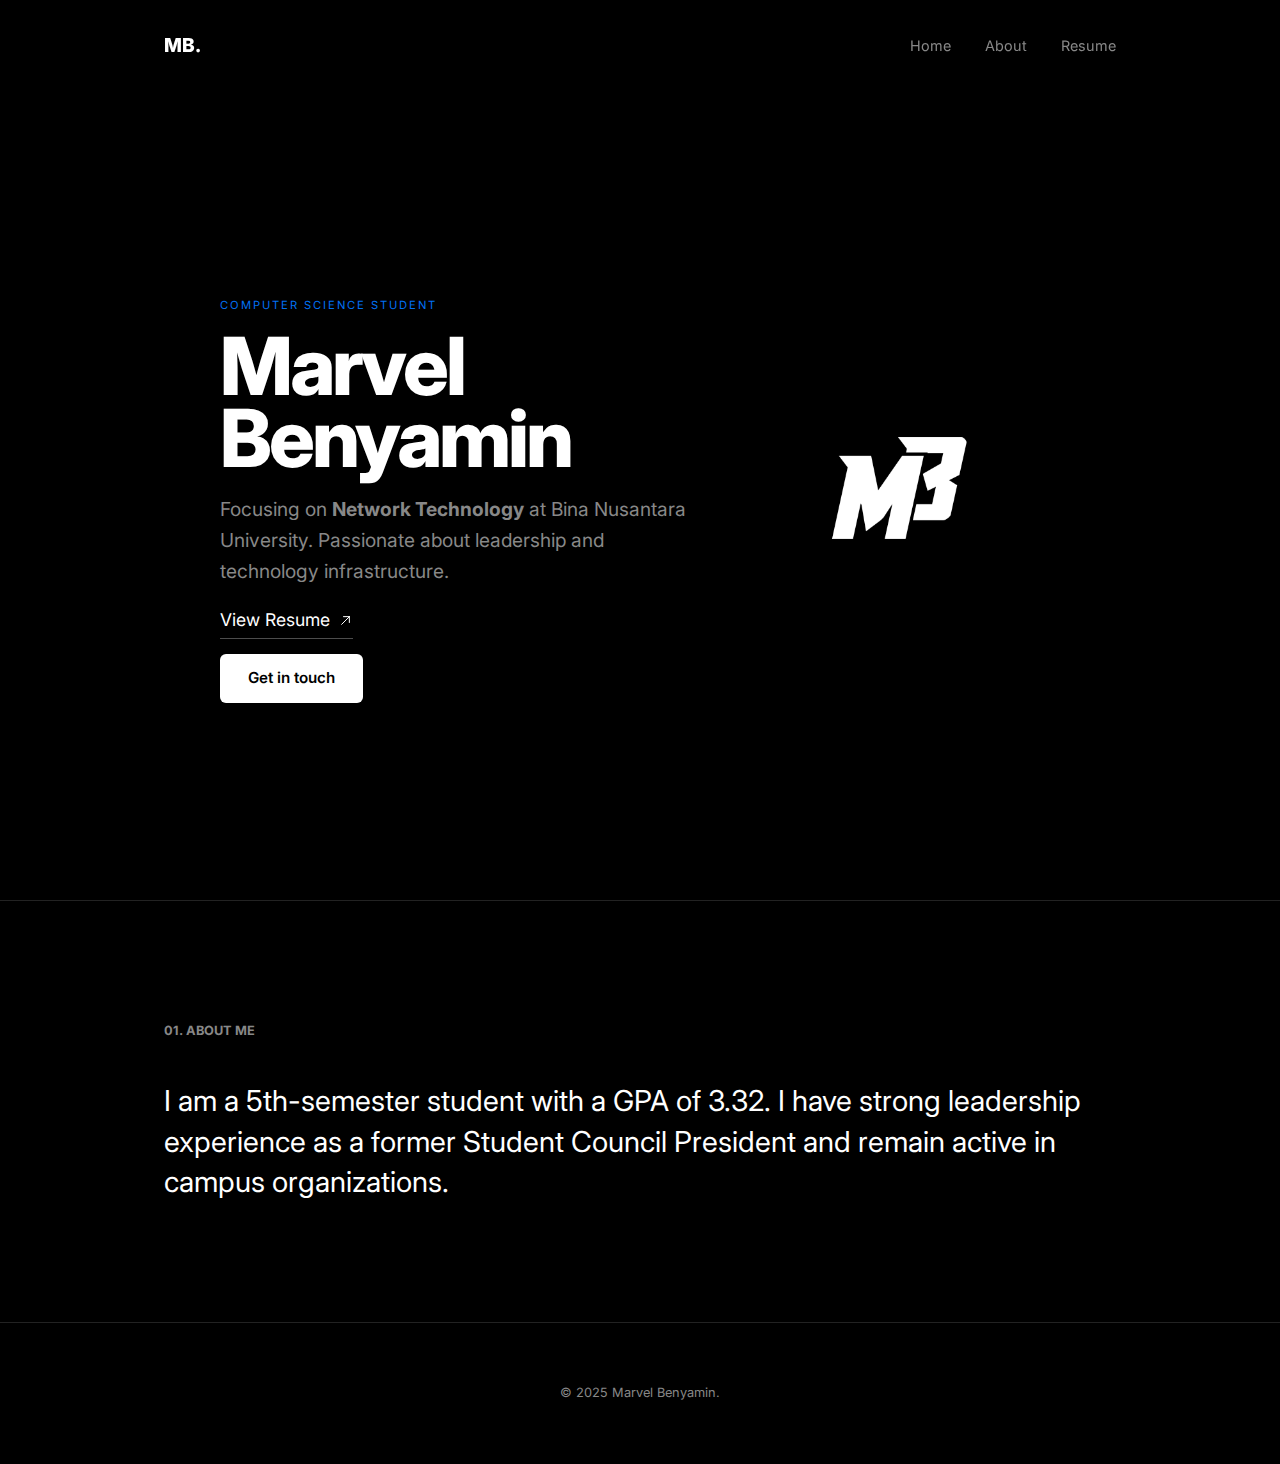
<file: index.html>
<!DOCTYPE html>
<html lang="en">
<head>
    <meta charset="UTF-8">
    <meta name="viewport" content="width=device-width, initial-scale=1.0">
    <title>Marvel Benyamin | Network Technology</title>
    <link rel="preconnect" href="https://fonts.googleapis.com">
    <link rel="preconnect" href="https://fonts.gstatic.com" crossorigin>
    <link href="https://fonts.googleapis.com/css2?family=Inter:wght@400;600;800&display=swap" rel="stylesheet">
    <link rel="stylesheet" href="style.css">
</head>
<body>

    <nav>
        <div class="container nav-flex">
            <a href="#home" class="logo">MB.</a>
            <div class="nav-links">
                <a href="#home">Home</a>
                <a href="#about">About</a>
                <a href="resume.html">Resume</a>
            </div>
        </div>
    </nav>

    <section id="home" class="hero">
        <div class="container hero-grid">
            <div class="hero-text">
                <span class="badge">Computer Science Student</span>
                <h1>Marvel <br> Benyamin</h1>
                <p>Focusing on <strong>Network Technology</strong> at Bina Nusantara University. Passionate about leadership and technology infrastructure.</p>
                
                <div class="cta-vertical">
                    <a href="resume.html" class="btn-resume-hero">
                        <span>View Resume</span>
                        <svg width="15" height="15" viewBox="0 0 15 15" fill="none" xmlns="http://www.w3.org/2000/svg"><path d="M3.64645 11.3536L11.3536 3.64645M11.3536 3.64645H5.5M11.3536 3.64645V9.5" stroke="currentColor" stroke-linecap="round" stroke-linejoin="round"/></svg>
                    </a>
                    <a href="mailto:marvel.benyamin@binus.ac.id" class="btn-main">Get in touch</a>
                </div>
            </div>
            <div class="hero-img-wrapper">
                <img src="profile.png" alt="Marvel Benyamin" class="profile-img">
            </div>
        </div>
    </section>

    <section id="about" class="about">
        <div class="container">
            <h2 class="section-label">01. About Me</h2>
            <div class="about-content">
                <p>I am a 5th-semester student with a GPA of 3.32. I have strong leadership experience as a former Student Council President and remain active in campus organizations.</p>
            </div>
        </div>
    </section>

    <footer>
        <div class="container">
            <p>© 2025 Marvel Benyamin.</p>
        </div>
    </footer>

</body>
</html>
</file>
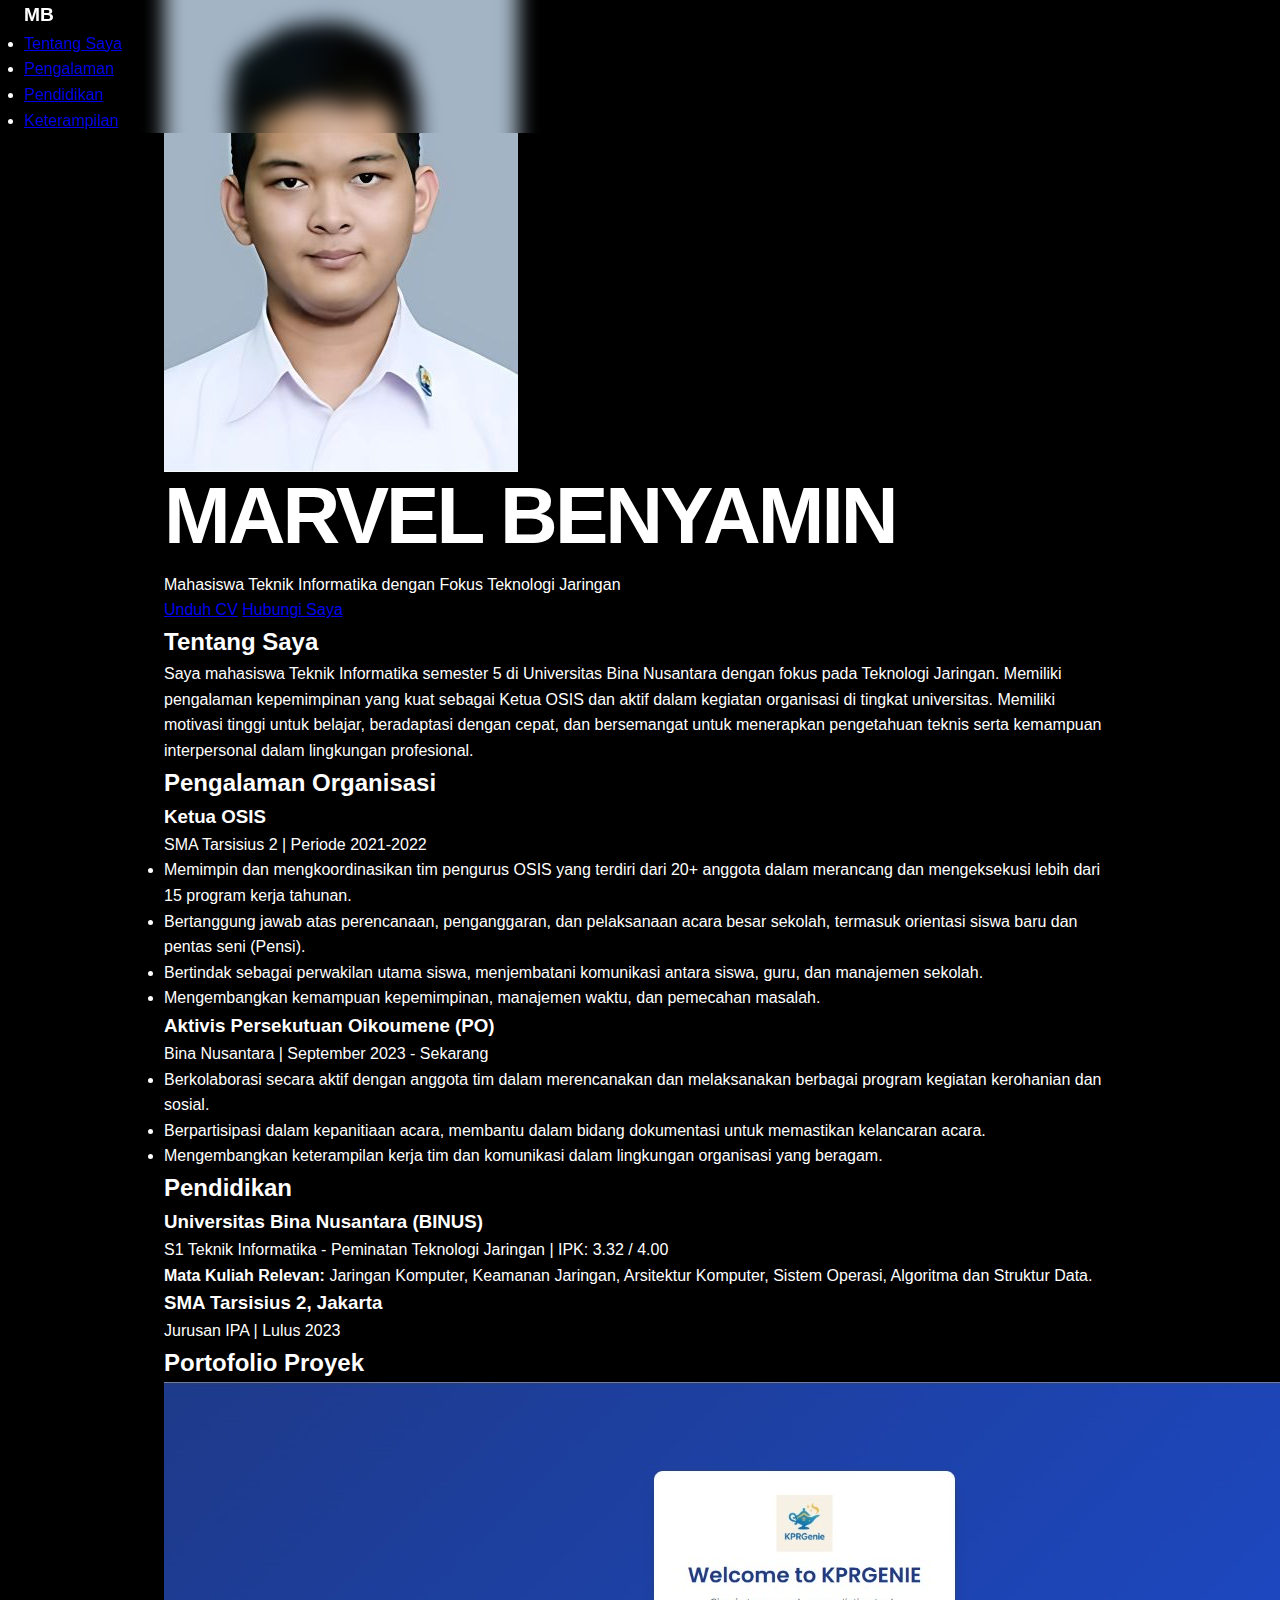
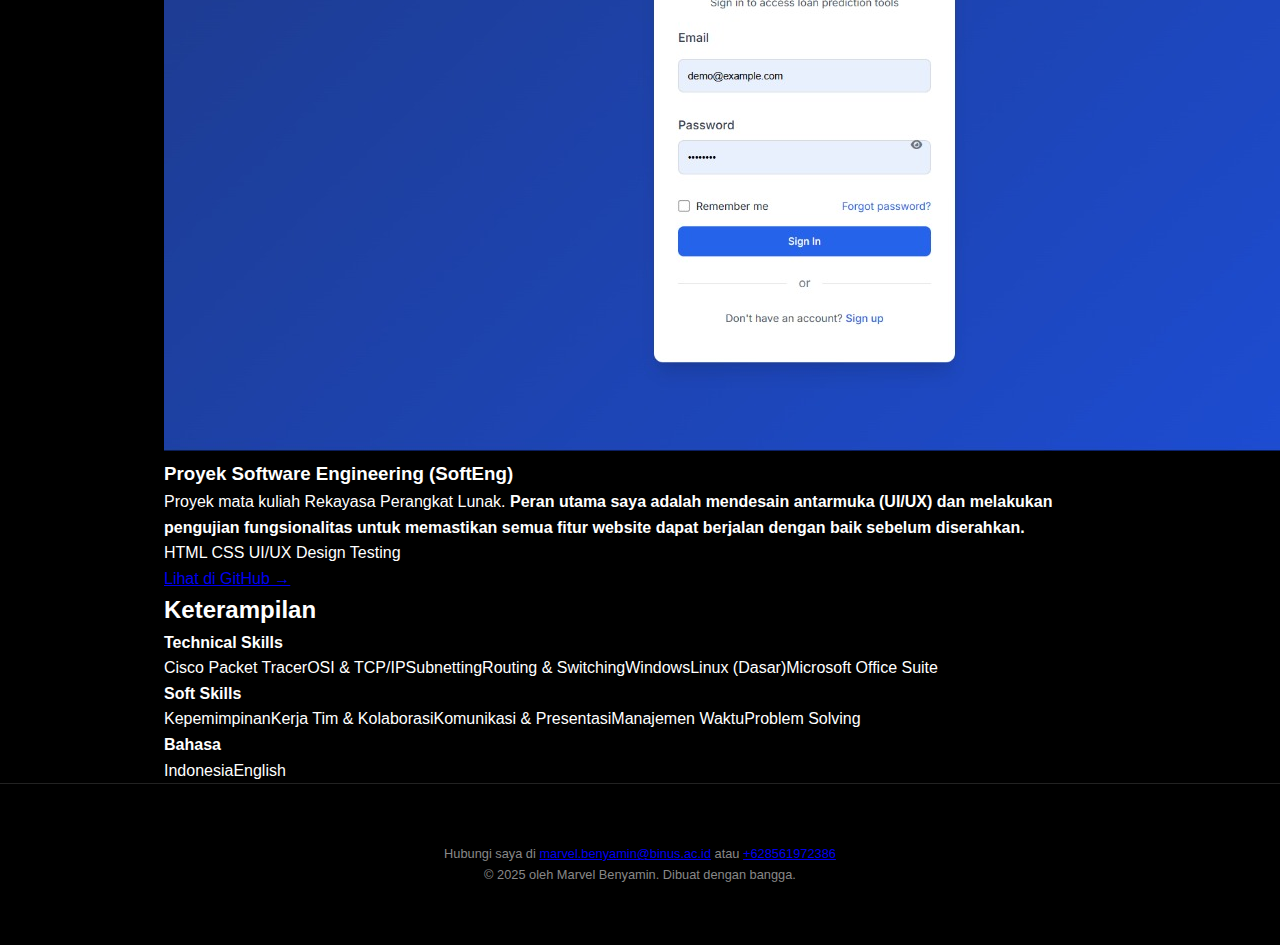
<file: indedx.html>
<!DOCTYPE html>
<html lang="id">
<head>
    <meta charset="UTF-8">
    <meta name="viewport" content="width=device-width, initial-scale=1.0">
    <title>Marvel Benyamin | Portofolio</title>
    <link rel="stylesheet" href="style.css">
    <link rel="preconnect" href="https://fonts.googleapis.com">
    <link rel="preconnect" href="https://fonts.gstatic.com" crossorigin>
    <link href="https://fonts.googleapis.com/css2?family=Poppins:wght@400;600;700&display=swap" rel="stylesheet">
</head>
<body>

    <header>
        <nav class="container">
            <a href="#" class="logo">MB</a>
            <ul>
                <li><a href="#about">Tentang Saya</a></li>
                <li><a href="#experience">Pengalaman</a></li>
                <li><a href="#education">Pendidikan</a></li>
                <li><a href="#skills">Keterampilan</a></li>
            </ul>
        </nav>
    </header>

    <main>
        <section id="hero">
            <div class="container hero-content">
                <img src="profile.jpg" alt="Foto Marvel Benyamin" class="profile-picture">
                <h1>MARVEL BENYAMIN</h1>
                <p class="subtitle">Mahasiswa Teknik Informatika dengan Fokus Teknologi Jaringan</p>
                <div class="hero-buttons">
                    <a href="Marvel_Benyamin_CV.pdf" class="btn btn-primary" download>Unduh CV</a>
                    <a href="mailto:marvel.benyamin@binus.ac.id" class="btn btn-secondary">Hubungi Saya</a>
                </div>
            </div>
        </section>

        <section id="about" class="container">
            <h2>Tentang Saya</h2>
            <p>
                Saya mahasiswa Teknik Informatika semester 5 di Universitas Bina Nusantara dengan fokus pada Teknologi Jaringan. Memiliki pengalaman kepemimpinan yang kuat sebagai Ketua OSIS dan aktif dalam kegiatan organisasi di tingkat universitas. Memiliki motivasi tinggi untuk belajar, beradaptasi dengan cepat, dan bersemangat untuk menerapkan pengetahuan teknis serta kemampuan interpersonal dalam lingkungan profesional.
            </p>
        </section>

        <section id="experience" class="container">
            <h2>Pengalaman Organisasi</h2>
            <div class="experience-grid">
                <div class="card">
                    <h3>Ketua OSIS</h3>
                    <p class="card-subtitle">SMA Tarsisius 2 | Periode 2021-2022</p>
                    <ul>
                        <li>Memimpin dan mengkoordinasikan tim pengurus OSIS yang terdiri dari 20+ anggota dalam merancang dan mengeksekusi lebih dari 15 program kerja tahunan.</li>
                        <li>Bertanggung jawab atas perencanaan, penganggaran, dan pelaksanaan acara besar sekolah, termasuk orientasi siswa baru dan pentas seni (Pensi).</li>
                        <li>Bertindak sebagai perwakilan utama siswa, menjembatani komunikasi antara siswa, guru, dan manajemen sekolah.</li>
                        <li>Mengembangkan kemampuan kepemimpinan, manajemen waktu, dan pemecahan masalah.</li>
                    </ul>
                </div>
                <div class="card">
                    <h3>Aktivis Persekutuan Oikoumene (PO)</h3>
                    <p class="card-subtitle">Bina Nusantara | September 2023 - Sekarang</p>
                    <ul>
                        <li>Berkolaborasi secara aktif dengan anggota tim dalam merencanakan dan melaksanakan berbagai program kegiatan kerohanian dan sosial.</li>
                        <li>Berpartisipasi dalam kepanitiaan acara, membantu dalam bidang dokumentasi untuk memastikan kelancaran acara.</li>
                        <li>Mengembangkan keterampilan kerja tim dan komunikasi dalam lingkungan organisasi yang beragam.</li>
                    </ul>
                </div>
            </div>
        </section>

        <section id="education" class="container">
            <h2>Pendidikan</h2>
            <div class="card">
                <h3>Universitas Bina Nusantara (BINUS)</h3>
                <p class="card-subtitle">S1 Teknik Informatika - Peminatan Teknologi Jaringan | IPK: 3.32 / 4.00</p>
                <p><strong>Mata Kuliah Relevan:</strong> Jaringan Komputer, Keamanan Jaringan, Arsitektur Komputer, Sistem Operasi, Algoritma dan Struktur Data.</p>
            </div>
             <div class="card">
                <h3>SMA Tarsisius 2, Jakarta</h3>
                <p class="card-subtitle">Jurusan IPA | Lulus 2023</p>
            </div>
        </section>
        <section id="portfolio" class="container">
    <h2>Portofolio Proyek</h2>
    <div class="portfolio-grid">

        <div class="project-card">
            <img src="softeng-project.jpg" alt="Proyek Software Engineering">
            <div class="project-content">
                <h3>Proyek Software Engineering (SoftEng)</h3>
                <p>
                    Proyek mata kuliah Rekayasa Perangkat Lunak. <strong>Peran utama saya adalah mendesain antarmuka (UI/UX) dan melakukan pengujian fungsionalitas untuk memastikan semua fitur website dapat berjalan dengan baik sebelum diserahkan.</strong>
                </p>
                <div class="project-tags">
                    <span>HTML</span>
                    <span>CSS</span>
                    <span>UI/UX Design</span>
                    <span>Testing</span>
                </div>
                <a href="https://github.com/levram03/SoftEng" target="_blank" class="btn-link">Lihat di GitHub &rarr;</a>
            </div>
        </div>

    </div>
</section>

        <section id="skills" class="container">
            <h2>Keterampilan</h2>
            <div class="skills-category">
                <h4>Technical Skills</h4>
                <div class="skills-tags">
                    <span>Cisco Packet Tracer</span><span>OSI & TCP/IP</span><span>Subnetting</span><span>Routing & Switching</span><span>Windows</span><span>Linux (Dasar)</span><span>Microsoft Office Suite</span>
                </div>
            </div>
            <div class="skills-category">
                <h4>Soft Skills</h4>
                <div class="skills-tags">
                    <span>Kepemimpinan</span><span>Kerja Tim & Kolaborasi</span><span>Komunikasi & Presentasi</span><span>Manajemen Waktu</span><span>Problem Solving</span>
                </div>
            </div>
            <div class="skills-category">
                <h4>Bahasa</h4>
                <div class="skills-tags">
                    <span>Indonesia</span><span>English</span>
                </div>
            </div>
        </section>

   
</section>
    </main>

    <footer>
        <div class="container">
            <p>Hubungi saya di <a href="mailto:marvel.benyamin@binus.ac.id">marvel.benyamin@binus.ac.id</a> atau <a href="tel:+628561972386">+628561972386</a></p>
            <p>&copy; 2025 oleh Marvel Benyamin. Dibuat dengan bangga.</p>
        </div>
    </footer>

</body>
</html>
</file>
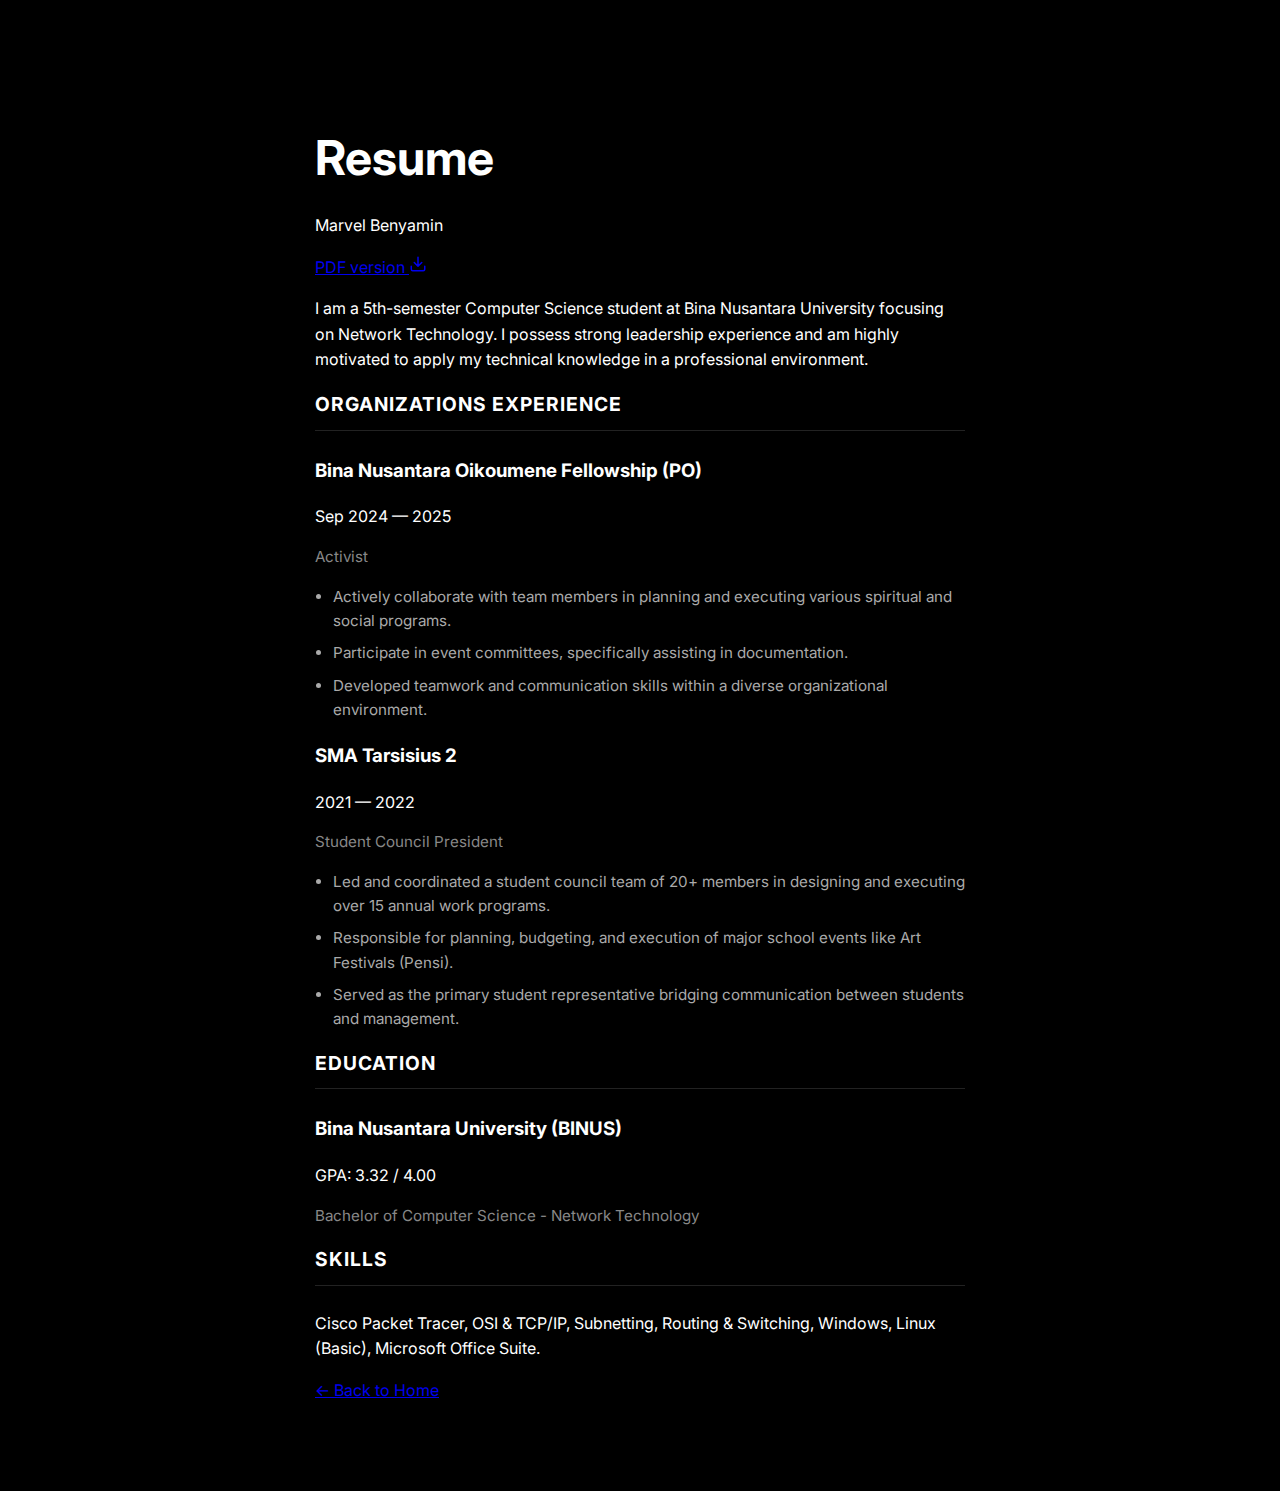
<file: resume.html>
<!DOCTYPE html>
<html lang="en">
<head>
    <meta charset="UTF-8">
    <meta name="viewport" content="width=device-width, initial-scale=1.0">
    <title>Resume | Marvel Benyamin</title>
    <link rel="preconnect" href="https://fonts.googleapis.com">
    <link rel="preconnect" href="https://fonts.gstatic.com" crossorigin>
    <link href="https://fonts.googleapis.com/css2?family=Inter:wght@400;500;700&display=swap" rel="stylesheet">
    <link rel="stylesheet" href="resume-style.css">
</head>
<body>

    <main class="resume-container">
        <header>
            <h1>Resume</h1>
            <p class="sub-name">Marvel Benyamin</p>
        </header>

        <div class="pdf-section">
            <a href="Marvel_Benyamin_CV.pdf" class="btn-pdf" target="_blank">
                <span>PDF version</span>
                <svg width="18" height="18" viewBox="0 0 24 24" fill="none" stroke="currentColor" stroke-width="2" stroke-linecap="round" stroke-linejoin="round"><path d="M21 15v4a2 2 0 0 1-2 2H5a2 2 0 0 1-2-2v-4M7 10l5 5 5-5M12 15V3"/></svg>
            </a>
        </div>

        <section class="resume-item">
            <p class="bio-text">
                I am a 5th-semester Computer Science student at Bina Nusantara University focusing on Network Technology. 
                I possess strong leadership experience and am highly motivated to apply my technical knowledge in a professional environment.
            </p>
        </section>

        <section class="resume-section">
            <h2>organizations experience</h2>
            
            <div class="experience-block">
                <div class="block-header">
                    <h3>Bina Nusantara Oikoumene Fellowship (PO)</h3>
                    <span class="date">Sep 2024 — 2025</span>
                </div>
                <p class="role">Activist </p>
                <ul>
                    <li>Actively collaborate with team members in planning and executing various spiritual and social programs.</li>
                    <li>Participate in event committees, specifically assisting in documentation.</li>
                    <li>Developed teamwork and communication skills within a diverse organizational environment.</li>
                </ul>
            </div>

            <div class="experience-block">
                <div class="block-header">
                    <h3>SMA Tarsisius 2</h3>
                    <span class="date">2021 — 2022</span>
                </div>
                <p class="role">Student Council President </p>
                <ul>
                    <li>Led and coordinated a student council team of 20+ members in designing and executing over 15 annual work programs.</li>
                    <li>Responsible for planning, budgeting, and execution of major school events like Art Festivals (Pensi).</li>
                    <li>Served as the primary student representative bridging communication between students and management.</li>
                </ul>
            </div>
        </section>

        <section class="resume-section">
            <h2>Education</h2>
            <div class="experience-block">
                <div class="block-header">
                    <h3>Bina Nusantara University (BINUS)</h3>
                    <span class="date">GPA: 3.32 / 4.00</span>
                </div>
                <p class="role">Bachelor of Computer Science - Network Technology </p>
            </div>
        </section>

        <section class="resume-section">
            <h2>Skills</h2>
            <p class="skills-list">
                Cisco Packet Tracer, OSI & TCP/IP, Subnetting, Routing & Switching, Windows, Linux (Basic), Microsoft Office Suite.
            </p>
        </section>

        <footer class="footer-resume">
            <a href="index.html" class="back-home">← Back to Home</a>
        </footer>
    </main>

</body>
</html>
</file>
<file: style.css>
:root {
    --bg: #000000;
    --text: #ffffff;
    --muted: #888888;
    --border: #222222;
}

* { margin: 0; padding: 0; box-sizing: border-box; }
html { scroll-behavior: smooth; }
body { background: var(--bg); color: var(--text); font-family: 'Inter', sans-serif; line-height: 1.6; }
.container { max-width: 1000px; margin: 0 auto; padding: 0 24px; }

/* Nav */
nav { position: fixed; top: 0; width: 100%; padding: 30px 0; z-index: 100; backdrop-filter: blur(10px); }
.nav-flex { display: flex; justify-content: space-between; align-items: center; }
.logo { font-weight: 800; text-decoration: none; color: white; font-size: 1.2rem; }
.nav-links a { text-decoration: none; color: var(--muted); margin-left: 30px; font-size: 0.9rem; transition: 0.3s; }
.nav-links a:hover { color: white; }

/* Hero */
.hero { min-height: 100vh; display: flex; align-items: center; padding-top: 100px; }
.hero-grid { display: grid; grid-template-columns: 1.2fr 0.8fr; align-items: center; gap: 40px; }
.badge { color: #0070f3; font-size: 0.7rem; letter-spacing: 2px; text-transform: uppercase; margin-bottom: 15px; display: block; }
h1 { font-size: clamp(3rem, 10vw, 5rem); font-weight: 800; line-height: 0.9; letter-spacing: -3px; margin-bottom: 20px; }
.hero-text p { font-size: 1.2rem; color: var(--muted); max-width: 480px; margin-bottom: 10px; }

/* Tombol Vertikal */
.cta-vertical { display: flex; flex-direction: column; align-items: flex-start; gap: 15px; margin-top: 20px; }
.btn-resume-hero { display: inline-flex; align-items: center; gap: 8px; color: #fff; text-decoration: none; font-size: 1.1rem; border-bottom: 1px solid rgba(255,255,255,0.3); padding-bottom: 4px; transition: 0.3s; }
.btn-resume-hero:hover { border-color: #fff; }
.btn-main { background: white; color: black; padding: 12px 28px; border-radius: 6px; text-decoration: none; font-weight: 600; font-size: 0.95rem; }

.profile-img { width: 100%; max-width: 320px; border-radius: 12px; filter: grayscale(100%); border: 0px solid var(--border); transition: 0.5s; }
.profile-img:hover { filter: grayscale(0%); }

/* About */
.about { padding: 120px 0; border-top: 1px solid var(--border); }
.section-label { font-size: 0.8rem; color: var(--muted); text-transform: uppercase; margin-bottom: 40px; }
.about-content p { font-size: 1.8rem; font-weight: 400; line-height: 1.4; }

footer { padding: 60px 0; border-top: 1px solid var(--border); text-align: center; color: var(--muted); font-size: 0.8rem; }

@media (max-width: 768px) {
    .hero-grid { grid-template-columns: 1fr; text-align: center; }
    .cta-vertical { align-items: center; }
    .hero-img-wrapper { order: -1; }
    h1 { font-size: 3.5rem; }
}
</file>
<file: resume-style.css>
body { background: #000; color: #fff; font-family: 'Inter', sans-serif; padding: 80px 20px; line-height: 1.6; }
.resume-container { max-width: 650px; margin: 0 auto; }
header h1 { font-size: 3rem; font-weight: 700; margin-bottom: 5px; }
.sub { color: #888; font-size: 1.2rem; margin-bottom: 40px; }

.download-box { margin-bottom: 40px; }
.btn-download { display: flex; justify-content: space-between; align-items: center; background: #111; border: 1px solid #333; padding: 12px 20px; border-radius: 8px; text-decoration: none; color: #fff; width: 280px; transition: 0.2s; }
.btn-download:hover { background: #222; }

.bio { font-size: 1.1rem; color: #ccc; margin-bottom: 50px; }
h2 { font-size: 1.2rem; border-bottom: 1px solid #222; padding-bottom: 10px; margin-bottom: 25px; text-transform: uppercase; letter-spacing: 1px; }

.item { margin-bottom: 35px; }
.row { display: flex; justify-content: space-between; margin-bottom: 5px; }
.row span { color: #888; font-size: 0.9rem; }
.role { color: #888; font-size: 0.95rem; margin-bottom: 10px; }
ul { padding-left: 18px; color: #aaa; font-size: 0.95rem; }
ul li { margin-bottom: 8px; }

.res-footer { margin-top: 60px; padding-top: 20px; border-top: 1px solid #222; }
.res-footer a { color: #888; text-decoration: none; font-size: 0.9rem; }
.res-footer a:hover { color: #fff; }
</file>
